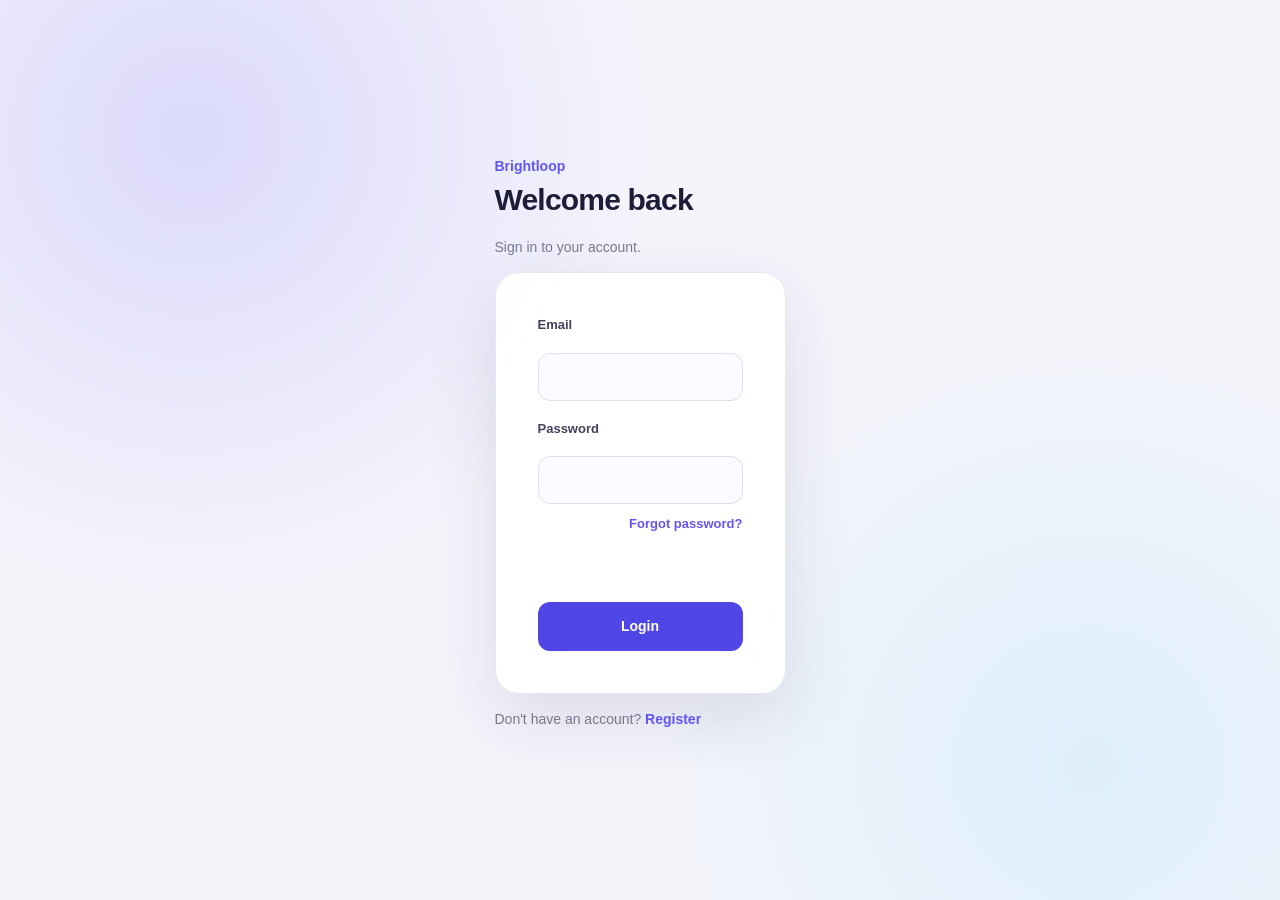
<file: index.html>
<!doctype html>
<html lang="en">
  <head>
    <meta charset="UTF-8" />
    <meta name="viewport" content="width=device-width, initial-scale=1.0" />
    <title>Brightloop | Subscription Management</title>
    <link rel="stylesheet" href="styles.css" />
  </head>

  <body>
    <aside class="sidebar">
      <h2>Brightloop</h2>
      <p class="subtitle">Subscription Manager</p>

      <nav id="mainNav">
        <a href="#" data-page="dashboardPage" data-roles="admin,staff"
          >Dashboard</a
        >
        <a href="#" data-page="productsPage" data-roles="admin,staff"
          >Products &amp; Plans</a
        >
        <a href="#" data-page="templatesPage" data-roles="admin,staff"
          >Quotation Templates</a
        >
        <a
          href="#"
          data-page="subscriptionsPage"
          data-roles="admin,staff,customer"
          >Subscriptions</a
        >
        <a href="#" data-page="invoicesPage" data-roles="admin,staff,customer"
          >Invoices</a
        >
        <a href="#" data-page="paymentsPage" data-roles="admin,staff"
          >Payments</a
        >
        <a href="#" data-page="discountsPage" data-roles="admin,staff"
          >Discounts</a
        >
        <a href="#" data-page="staffPage" data-roles="admin">Team</a>
      </nav>

      <p class="subtitle" id="userInfo"></p>
      <button id="logoutBtn" type="button">Log out</button>
    </aside>

    <main class="main">
      <header>
        <div>
          <h1 id="pageTitle">Dashboard</h1>
          <p id="pageDescription">
            Welcome back! Here's your business overview.
          </p>
        </div>
        <button id="runBillingBtn" type="button" data-roles="admin,staff">
          Run Billing Day
        </button>
      </header>

      <!-- ================= DASHBOARD ================= -->
      <section id="dashboardPage" hidden>
        <div class="panel">
          <h2>Filter</h2>
          <form id="dashFilterForm">
            <label>From <input id="dashFrom" type="date" /></label>
            <label>To <input id="dashTo" type="date" /></label>
            <button type="submit">Apply</button>
          </form>
        </div>

        <section class="cards">
          <div class="card">
            <p>Active Subscriptions</p>
            <h2 id="activeCount">0</h2>
          </div>
          <div class="card">
            <p>Monthly Recurring Revenue</p>
            <h2 id="revenue">₹0</h2>
          </div>
          <div class="card">
            <p>Revenue Received</p>
            <h2 id="paymentsReceived">₹0</h2>
          </div>
          <div class="card">
            <p>Still Owed</p>
            <h2 id="outstandingAmount">₹0</h2>
          </div>
          <div class="card">
            <p>Overdue Invoices</p>
            <h2 id="overdueCount">0</h2>
          </div>
        </section>

        <section class="panel">
          <h2>Summary</h2>
          <p>
            <strong>Subscriptions:</strong> <span id="subStatusSummary"></span>
          </p>
          <p><strong>Invoices:</strong> <span id="invStatusSummary"></span></p>
        </section>

        <section class="panel">
          <h2>Overdue Invoices</h2>
          <table>
            <thead>
              <tr>
                <th>Invoice</th>
                <th>Customer</th>
                <th>Due Date</th>
                <th>Outstanding</th>
              </tr>
            </thead>
            <tbody id="overdueTable"></tbody>
          </table>
        </section>

        <section class="panel">
          <h2>Recent Subscriptions</h2>
          <table>
            <thead>
              <tr>
                <th>Customer</th>
                <th>Plan</th>
                <th>Number</th>
                <th>Status</th>
              </tr>
            </thead>
            <tbody id="subscriptionTable"></tbody>
          </table>
        </section>
      </section>

      <!-- ================= PRODUCTS & PLANS ================= -->
      <section id="productsPage" hidden>
        <div class="panel" data-roles="admin">
          <h2>Add Tax</h2>
          <form id="taxForm">
            <input
              id="taxName"
              type="text"
              placeholder="Tax name (e.g. GST 18%)"
              required
            />
            <input
              id="taxRate"
              type="number"
              placeholder="Rate %"
              min="0"
              step="0.01"
              required
            />
            <button type="submit">Add Tax</button>
          </form>
        </div>

        <div class="panel" data-roles="admin">
          <h2>Add New Product</h2>
          <form id="productForm">
            <input
              id="productName"
              type="text"
              placeholder="Product name"
              required
            />
            <select id="productType" required>
              <option value="">Select product type</option>
              <option value="Software">Software</option>
              <option value="Add-on">Add-on</option>
              <option value="Service">Service</option>
            </select>
            <input
              id="productPrice"
              type="number"
              placeholder="Sales price"
              min="0"
              step="0.01"
              required
            />
            <input
              id="productCost"
              type="number"
              placeholder="Cost price"
              min="0"
              step="0.01"
              required
            />
            <select id="productTax"></select>
            <input id="productNotes" type="text" placeholder="Notes" />
            <button type="submit">Add Product</button>
          </form>
        </div>

        <div class="panel" data-roles="admin">
          <h2>Add Product Variant</h2>
          <form id="variantForm">
            <select id="variantProduct" required></select>
            <input
              id="variantName"
              type="text"
              placeholder="Variant (e.g. Brand: Odoo)"
              required
            />
            <input
              id="variantExtra"
              type="number"
              placeholder="Extra price (e.g. 560)"
              step="0.01"
              required
            />
            <button type="submit">Add Variant</button>
          </form>
        </div>

        <div class="panel">
          <h2>Products</h2>
          <table>
            <thead>
              <tr>
                <th>Product</th>
                <th>Type</th>
                <th>Sales Price</th>
                <th>Cost</th>
                <th>Tax</th>
                <th>Variants</th>
              </tr>
            </thead>
            <tbody id="productTable"></tbody>
          </table>
        </div>

        <div class="panel" data-roles="admin">
          <h2>Add Plan</h2>
          <form id="planForm">
            <input id="planName" type="text" placeholder="Plan name" required />
            <select id="planPeriod" required>
              <option value="daily">Daily</option>
              <option value="weekly">Weekly</option>
              <option value="monthly" selected>Monthly</option>
              <option value="yearly">Yearly</option>
            </select>
            <input
              id="planPrice"
              type="number"
              placeholder="Price"
              min="0"
              step="0.01"
              required
            />
            <input
              id="planMinQty"
              type="number"
              placeholder="Minimum quantity"
              min="1"
              value="1"
            />
            <label>Available from <input id="planStart" type="date" /></label>
            <label>Available until <input id="planEnd" type="date" /></label>
            <label
              ><input id="planAutoClose" type="checkbox" /> Close automatically
              at end date</label
            >
            <label
              ><input id="planAllowPause" type="checkbox" checked /> Allow pause
              / renew / early close</label
            >
            <button type="submit">Add Plan</button>
          </form>
        </div>

        <div class="panel">
          <h2>Plans</h2>
          <table>
            <thead>
              <tr>
                <th>Plan</th>
                <th>Billing</th>
                <th>Price</th>
                <th>Min Qty</th>
                <th>Available</th>
                <th>Status</th>
                <th>Actions</th>
              </tr>
            </thead>
            <tbody id="planTable"></tbody>
          </table>
        </div>
      </section>

      <!-- ================= QUOTATION TEMPLATES ================= -->
      <section id="templatesPage" hidden>
        <div class="panel">
          <h2>Create Quotation Template</h2>
          <form id="templateForm">
            <input
              id="tplName"
              type="text"
              placeholder="Template name"
              required
            />
            <select id="tplPlan" required></select>
            <label
              >Valid for (days)
              <input id="tplValidity" type="number" min="1" value="30" required
            /></label>

            <h3>Product lines</h3>
            <select id="tplProduct"></select>
            <select id="tplVariant"></select>
            <input id="tplQty" type="number" min="1" value="1" />
            <button type="button" id="tplAddLineBtn">Add line</button>
            <ul id="tplPendingLines"></ul>

            <button type="submit">Save Template</button>
          </form>
        </div>

        <div class="panel">
          <h2>Templates</h2>
          <table>
            <thead>
              <tr>
                <th>Name</th>
                <th>Plan</th>
                <th>Valid for</th>
                <th>Lines</th>
              </tr>
            </thead>
            <tbody id="templateTable"></tbody>
          </table>
        </div>
      </section>

      <!-- ================= SUBSCRIPTIONS ================= -->
      <section id="subscriptionsPage" hidden>
        <div class="panel" data-roles="admin,staff">
          <h2>Add Subscription</h2>
          <form id="subscriptionForm">
            <select id="subCustomer" required></select>
            <select id="subTemplate"></select>
            <select id="subPlan"></select>
            <label>Start <input id="subStart" type="date" required /></label>
            <label>Expiry <input id="subExpiry" type="date" required /></label>
            <input
              id="subTerms"
              type="text"
              placeholder="Payment terms"
              value="Net 15"
              required
            />

            <h3>Product lines</h3>
            <select id="lineProduct"></select>
            <select id="lineVariant"></select>
            <input id="lineQty" type="number" min="1" value="1" />
            <button type="button" id="addLineBtn">Add line</button>
            <ul id="pendingLines"></ul>
            <p>
              <small
                >If you pick a template and add no lines, the template's lines
                are used.</small
              >
            </p>

            <button type="submit">Create Subscription</button>
          </form>
        </div>

        <div class="panel">
          <h2>Subscriptions</h2>
          <input
            id="subSearch"
            type="text"
            placeholder="Search number or email"
          />
          <select id="subStatusFilter">
            <option value="">All statuses</option>
            <option>Draft</option>
            <option>Quotation</option>
            <option>Confirmed</option>
            <option>Active</option>
            <option>Closed</option>
          </select>
          <table>
            <thead>
              <tr>
                <th>Number</th>
                <th>Customer</th>
                <th>Plan</th>
                <th>Start → Expiry</th>
                <th>Status</th>
                <th>Actions</th>
              </tr>
            </thead>
            <tbody id="allSubscriptionsTable"></tbody>
          </table>
        </div>
      </section>

      <!-- ================= INVOICES ================= -->
      <section id="invoicesPage" hidden>
        <div class="panel">
          <h2>Invoices</h2>
          <input
            id="invSearch"
            type="text"
            placeholder="Search invoice or email"
          />
          <select id="invStatusFilter">
            <option value="">All statuses</option>
            <option>Draft</option>
            <option>Confirmed</option>
            <option>Paid</option>
            <option>Cancelled</option>
          </select>
          <label
            ><input id="invOverdueOnly" type="checkbox" /> Overdue only</label
          >
          <table>
            <thead>
              <tr>
                <th>Invoice</th>
                <th>Customer</th>
                <th>Period</th>
                <th>Total</th>
                <th>Outstanding</th>
                <th>Due Date</th>
                <th>Status</th>
                <th>Actions</th>
              </tr>
            </thead>
            <tbody id="invoiceTable"></tbody>
          </table>
        </div>
      </section>

      <!-- ================= PAYMENTS ================= -->
      <section id="paymentsPage" hidden>
        <div class="panel">
          <h2>Payments</h2>
          <label>From <input id="payFrom" type="date" /></label>
          <label>To <input id="payTo" type="date" /></label>
          <table>
            <thead>
              <tr>
                <th>Payment ID</th>
                <th>Invoice</th>
                <th>Customer</th>
                <th>Amount</th>
                <th>Payment Date</th>
                <th>Method</th>
                <th>Note</th>
              </tr>
            </thead>
            <tbody id="paymentTable"></tbody>
          </table>
        </div>
      </section>

      <!-- ================= DISCOUNTS ================= -->
      <section id="discountsPage" hidden>
        <div class="panel" data-roles="admin">
          <h2>Create Discount Rule</h2>
          <form id="discountForm">
            <input
              id="discCode"
              type="text"
              placeholder="Code (e.g. SEATS10)"
              required
            />
            <select id="discType">
              <option value="percentage">Percentage</option>
              <option value="fixed">Fixed amount</option>
            </select>
            <input
              id="discValue"
              type="number"
              placeholder="Value"
              min="0"
              step="0.01"
              required
            />
            <input
              id="discMinAmount"
              type="number"
              placeholder="Minimum purchase amount"
              min="0"
              value="0"
            />
            <input
              id="discMinQty"
              type="number"
              placeholder="Minimum quantity"
              min="1"
              value="1"
            />
            <label>Start <input id="discStart" type="date" /></label>
            <label>End <input id="discEnd" type="date" /></label>
            <input
              id="discMaxUses"
              type="number"
              placeholder="Maximum uses"
              min="1"
            />
            <select id="discAppliesTo">
              <option value="subscription">Subscriptions</option>
              <option value="product">A specific product</option>
            </select>
            <select id="discProduct"></select>
            <select id="discSubscription"></select>
            <button type="submit">Create Discount</button>
          </form>
        </div>

        <div class="panel">
          <h2>Discount Rules</h2>
          <table>
            <thead>
              <tr>
                <th>Code</th>
                <th>Value</th>
                <th>Minimum</th>
                <th>Dates</th>
                <th>Used</th>
                <th>Applies to</th>
              </tr>
            </thead>
            <tbody id="discountTable"></tbody>
          </table>
        </div>
      </section>

      <!-- ================= TEAM (admin) ================= -->
      <section id="staffPage" hidden>
        <div class="panel" data-roles="admin">
          <h2>Add Staff Member</h2>
          <form id="staffForm">
            <input
              id="staffName"
              type="text"
              placeholder="Full name"
              required
            />
            <input id="staffEmail" type="email" placeholder="Email" required />
            <input
              id="staffPassword"
              type="password"
              placeholder="Temporary password"
              required
            />
            <button type="submit">Add Staff</button>
          </form>
        </div>
      </section>
    </main>

    <div id="modal" class="modal" hidden>
      <div class="modal-box">
        <button id="modalClose" type="button" class="btn-sm">✕ Close</button>
        <div id="modalBody"></div>
      </div>
    </div>
    <div id="toast"></div>

    <script src="auth.js"></script>
    <script src="app.js"></script>
  </body>
</html>
</file>
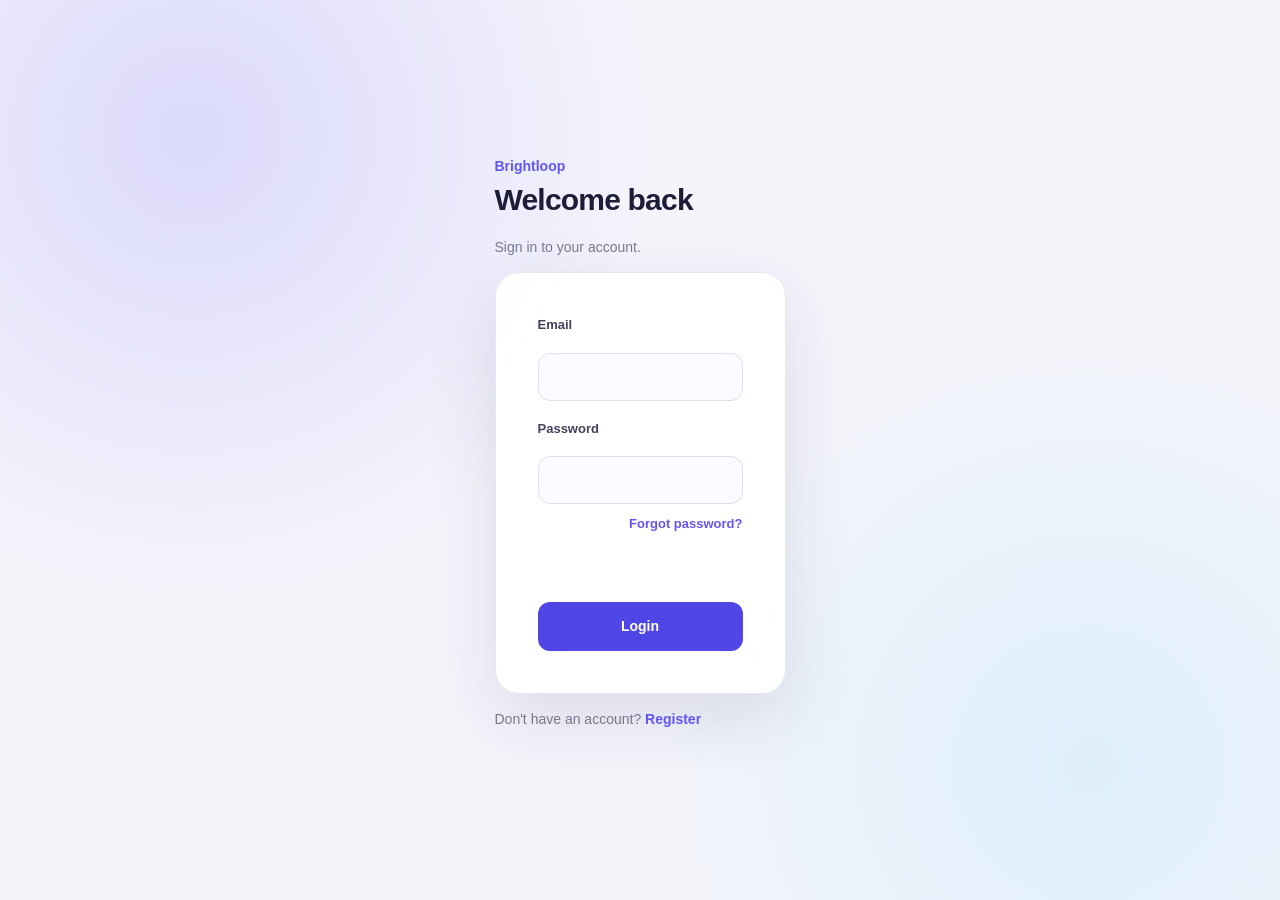
<file: login.html>
<!doctype html>
<html lang="en">
  <head>
    <meta charset="UTF-8" />
    <meta name="viewport" content="width=device-width, initial-scale=1.0" />
    <title>Login | Brightloop</title>
    <link rel="stylesheet" href="styles.css" />
  </head>
  <body class="auth-page">
    <main class="auth-card">
      <a class="brand" href="index.html">Brightloop</a>
      <h1>Welcome back</h1>
      <p>Sign in to your account.</p>

      <form id="loginForm">
        <label for="loginEmail">Email</label>
        <input
          id="loginEmail"
          name="email"
          type="email"
          autocomplete="email"
          required
        />

        <label for="loginPassword">Password</label>
        <input
          id="loginPassword"
          name="password"
          type="password"
          autocomplete="current-password"
          required
        />
        <div class="auth-forgot">
  <a href="forgot-password.html">Forgot password?</a>
</div>

        <p id="loginMessage" class="form-message" aria-live="polite"></p>
        <button class="full-button" type="submit">Login</button>
      </form>

      <p class="auth-footer">
        Don't have an account? <a href="register.html">Register</a>
      </p>
    </main>

    <script src="auth.js"></script>
  </body>
</html>
</file>
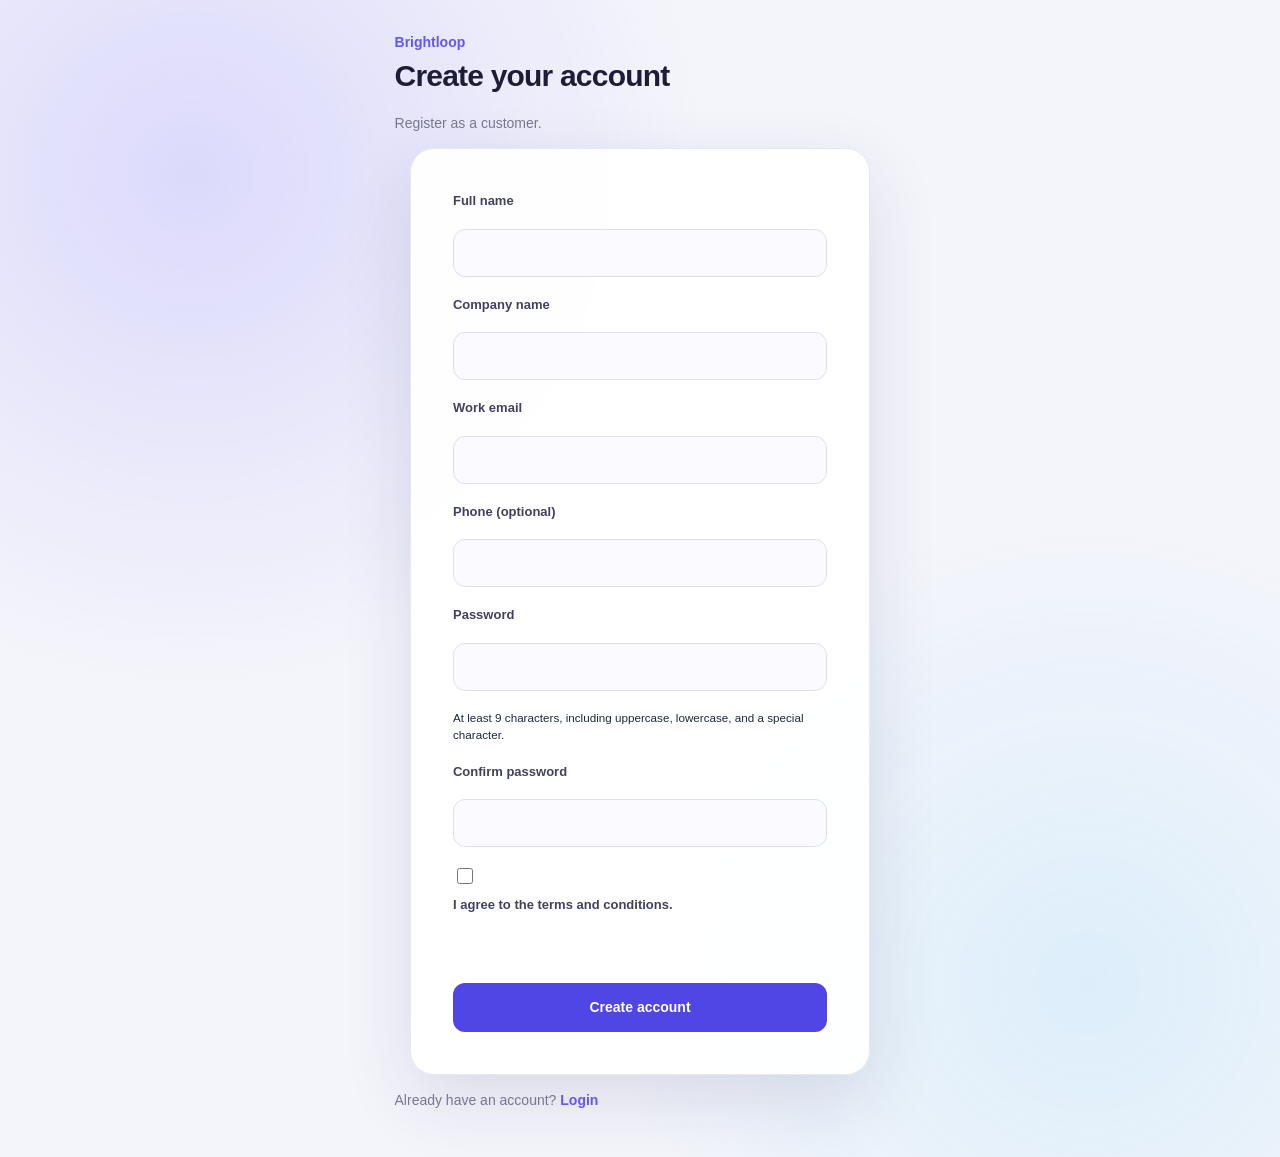
<file: register.html>
<!doctype html>
<html lang="en">
  <head>
    <meta charset="UTF-8" />
    <meta name="viewport" content="width=device-width, initial-scale=1.0" />
    <title>Register | Brightloop</title>
    <link rel="stylesheet" href="styles.css" />
  </head>
  <body class="auth-page">
    <main class="auth-card">
      <a class="brand" href="index.html">Brightloop</a>
      <h1>Create your account</h1>
      <p>Register as a customer.</p>

      <form id="registerForm">
        <label for="fullName">Full name</label>
        <input
          id="fullName"
          name="fullName"
          type="text"
          autocomplete="name"
          required
        />

        <label for="companyName">Company name</label>
        <input
          id="companyName"
          name="companyName"
          type="text"
          autocomplete="organization"
          required
        />

        <label for="registerEmail">Work email</label>
        <input
          id="registerEmail"
          name="email"
          type="email"
          autocomplete="email"
          required
        />

        <label for="phone">Phone (optional)</label>
        <input id="phone" name="phone" type="tel" autocomplete="tel" />

        <label for="registerPassword">Password</label>
        <input
          id="registerPassword"
          name="password"
          type="password"
          autocomplete="new-password"
          required
        />
        <small
          >At least 9 characters, including uppercase, lowercase, and a special
          character.</small
        >

        <label for="confirmPassword">Confirm password</label>
        <input
          id="confirmPassword"
          name="confirmPassword"
          type="password"
          autocomplete="new-password"
          required
        />

        <label class="checkbox-label">
          <input id="terms" name="terms" type="checkbox" required />
          I agree to the terms and conditions.
        </label>

        <p id="registerMessage" class="form-message" aria-live="polite"></p>
        <button class="full-button" type="submit">Create account</button>
      </form>

      <p class="auth-footer">
        Already have an account? <a href="login.html">Login</a>
      </p>
    </main>

    <script src="auth.js"></script>
  </body>
</html>
</file>
<file: styles.css>
/* ========================================
   BRIGHTLOOP — MODERN SAAS DASHBOARD
======================================== */

:root {
  font-family: "Inter", "Segoe UI", Arial, sans-serif;
  color: #1e293b;
  background: #f4f6fa;

  --primary: #4f46e5;
  --primary-hover: #4338ca;
  --sidebar: #111827;
  --sidebar-hover: #1f2937;
  --border: #e5e7eb;
  --muted: #64748b;
  --surface: #ffffff;
}

* {
  box-sizing: border-box;
}

body {
  margin: 0;
  background: #f4f6fa;
  font-size: 14px;
  line-height: 1.5;
}

a {
  color: var(--primary);
  text-decoration: none;
}

button,
input,
select,
textarea {
  font: inherit;
}

button {
  cursor: pointer;
}

/* ========================================
   SIDEBAR
======================================== */

.sidebar {
  position: fixed;
  top: 0;
  left: 0;
  bottom: 0;

  width: 250px;
  padding: 28px 18px;

  background: var(--sidebar);
  color: #ffffff;

  display: flex;
  flex-direction: column;

  overflow-y: auto;
  z-index: 100;
}

.sidebar h2 {
  margin: 0;
  font-size: 24px;
  font-weight: 750;
  letter-spacing: -0.5px;
}

.sidebar .subtitle {
  color: #94a3b8;
  font-size: 12px;
  margin: 4px 0 30px;
}

.sidebar nav {
  display: flex;
  flex-direction: column;
  gap: 5px;
}

.sidebar nav a {
  display: flex;
  align-items: center;

  padding: 12px 14px;
  border-radius: 8px;

  color: #cbd5e1;
  font-size: 14px;
  font-weight: 500;

  transition: 0.2s ease;
}

.sidebar nav a:hover {
  background: var(--sidebar-hover);
  color: #ffffff;
  text-decoration: none;
}

.sidebar nav a.active {
  background: var(--primary);
  color: #ffffff;
}

.sidebar #userInfo {
  margin-top: auto;
  padding: 18px 0 12px;

  color: #94a3b8;
  font-size: 12px;
  border-top: 1px solid #374151;
}

/* ========================================
   MAIN CONTENT
======================================== */

.main {
  margin-left: 250px;
  min-height: 100vh;
  padding: 32px 36px;
  min-width: 0;
}

.main > header {
  display: flex;
  justify-content: space-between;
  align-items: center;

  gap: 20px;
  margin-bottom: 30px;
}

.main > header h1 {
  margin: 0;
  font-size: 28px;
  font-weight: 700;
  letter-spacing: -0.7px;
  color: #111827;
}

.main > header p {
  margin: 7px 0 0;
  color: var(--muted);
  font-size: 14px;
}

/* ========================================
   BUTTONS
======================================== */

button,
.button-link {
  border: 0;
  border-radius: 8px;

  padding: 11px 17px;

  background: var(--primary);
  color: #ffffff;

  font-weight: 600;
  font-size: 13px;

  transition: 0.2s ease;
}

button:hover,
.button-link:hover {
  background: var(--primary-hover);
  text-decoration: none;
}

button:focus-visible,
a:focus-visible,
input:focus-visible,
select:focus-visible {
  outline: 3px solid #c7d2fe;
  outline-offset: 2px;
}

#logoutBtn {
  width: 100%;
  background: #1f2937;
  color: #e5e7eb;
  border: 1px solid #374151;
}

#logoutBtn:hover {
  background: #374151;
}

.btn-sm {
  padding: 6px 10px;
  font-size: 12px;
  margin: 2px;
  white-space: nowrap;
}

#runBillingBtn {
  padding: 12px 20px;
}

/* ========================================
   DASHBOARD CARDS
======================================== */

.cards {
  display: grid;
  grid-template-columns: repeat(4, minmax(0, 1fr));
  gap: 20px;
  margin-bottom: 26px;
}

.card {
  background: var(--surface);
  border: 1px solid var(--border);
  border-radius: 14px;

  padding: 24px;

  box-shadow: 0 2px 8px rgba(15, 23, 42, 0.03);
  transition: transform 0.2s ease, box-shadow 0.2s ease;
}

.card:hover {
  transform: translateY(-2px);
  box-shadow: 0 8px 20px rgba(15, 23, 42, 0.06);
}

.card p {
  margin: 0 0 14px;
  color: var(--muted);
  font-size: 13px;
  font-weight: 500;
}

.card h2 {
  margin: 0;
  color: #111827;
  font-size: 27px;
  font-weight: 750;
  letter-spacing: -0.5px;
}

/* ========================================
   PANELS
======================================== */

.panel {
  background: var(--surface);
  border: 1px solid var(--border);
  border-radius: 14px;

  padding: 26px;
  margin-bottom: 24px;

  box-shadow: 0 2px 8px rgba(15, 23, 42, 0.025);
}

.panel h2 {
  margin: 0 0 22px;
  color: #111827;
  font-size: 17px;
  font-weight: 700;
}

.panel h3 {
  margin: 22px 0 12px;
  font-size: 15px;
}

/* ========================================
   FORMS
======================================== */

form {
  display: flex;
  flex-wrap: wrap;
  align-items: flex-end;
  gap: 16px;
}

form > label {
  display: flex;
  flex-direction: column;
  gap: 7px;

  color: #475569;
  font-size: 13px;
  font-weight: 600;
}

input:not([type="checkbox"]),
select,
textarea {
  min-width: 0;
  min-height: 43px;

  padding: 11px 13px;

  background: #ffffff;
  color: #1e293b;

  border: 1px solid #dbe1ea;
  border-radius: 8px;

  font-size: 13px;
  transition: border-color 0.2s ease, box-shadow 0.2s ease;
}

input::placeholder {
  color: #94a3b8;
}

input:focus,
select:focus,
textarea:focus {
  outline: none;
  border-color: var(--primary);
  box-shadow: 0 0 0 3px rgba(79, 70, 229, 0.1);
}

input[type="checkbox"] {
  width: 16px;
  height: 16px;
  accent-color: var(--primary);
  cursor: pointer;
}

form > input:not([type="checkbox"]),
form > select {
  flex: 1 1 200px;
}

form > button {
  min-height: 43px;
}

/* Dashboard date filter */

#dashFilterForm {
  align-items: flex-end;
}

#dashFilterForm label {
  display: flex;
  flex-direction: column;
  gap: 7px;
}

/* ========================================
   TABLES
======================================== */

.table-wrap {
  overflow-x: auto;
}

table {
  width: 100%;
  border-collapse: collapse;
  text-align: left;
  font-size: 13px;
}

thead {
  background: #f8fafc;
}

th {
  padding: 15px 14px;

  color: #64748b;
  font-size: 11px;
  font-weight: 700;
  text-transform: uppercase;
  letter-spacing: 0.5px;

  border-bottom: 1px solid var(--border);
}

td {
  padding: 16px 14px;
  color: #334155;
  border-bottom: 1px solid #edf0f5;
}

tbody tr {
  transition: background 0.15s ease;
}

tbody tr:hover {
  background: #f8fafc;
}

tbody tr:last-child td {
  border-bottom: 0;
}

td button {
  margin: 2px;
}

/* ========================================
   STATUS BADGES
======================================== */

.badge,
.status {
  display: inline-block;

  padding: 5px 10px;
  border-radius: 20px;

  font-size: 11px;
  font-weight: 650;
  white-space: nowrap;
}

.badge-active,
.badge-paid,
.badge-confirmed,
.active-status {
  background: #dcfce7;
  color: #166534;
}

.badge-draft,
.badge-quotation,
.badge-paused,
.pending-status {
  background: #fef3c7;
  color: #92400e;
}

.badge-closed,
.badge-cancelled {
  background: #f1f5f9;
  color: #475569;
}

.badge-overdue {
  background: #fee2e2;
  color: #b91c1c;
}

/* ========================================
   PRODUCT LINES
======================================== */

#pendingLines,
#tplPendingLines {
  width: 100%;
  margin: 14px 0;
  padding: 0;
  list-style: none;
}

#pendingLines li,
#tplPendingLines li {
  display: flex;
  justify-content: space-between;
  align-items: center;
  gap: 12px;

  padding: 12px 14px;
  margin-bottom: 8px;

  background: #f8fafc;
  border: 1px solid var(--border);
  border-radius: 8px;
}

/* ========================================
   MODAL
======================================== */

.modal {
  position: fixed;
  inset: 0;

  display: flex;
  align-items: center;
  justify-content: center;

  padding: 20px;

  background: rgba(15, 23, 42, 0.55);
  backdrop-filter: blur(4px);

  z-index: 200;
}

.modal[hidden] {
  display: none;
}

.modal-box {
  width: 100%;
  max-width: 850px;
  max-height: 90vh;

  overflow-y: auto;

  padding: 30px;

  background: #ffffff;
  border-radius: 16px;

  box-shadow: 0 20px 60px rgba(15, 23, 42, 0.2);
}

#modalClose {
  float: right;
  background: #f1f5f9;
  color: #334155;
}

#modalClose:hover {
  background: #e2e8f0;
}

/* ========================================
   TOAST
======================================== */

#toast {
  position: fixed;
  bottom: 24px;
  right: 24px;

  max-width: 360px;
  padding: 14px 20px;

  background: #15803d;
  color: #ffffff;

  border-radius: 10px;
  box-shadow: 0 8px 24px rgba(15, 23, 42, 0.15);

  display: none;
  z-index: 300;
}

#toast.show {
  display: block;
}

#toast.error {
  background: #b91c1c;
}

/* ========================================
   RESPONSIVE DESIGN
======================================== */

@media (max-width: 1200px) {
  .cards {
    grid-template-columns: repeat(2, minmax(0, 1fr));
  }

  .main {
    padding: 26px;
  }
}

@media (max-width: 850px) {
  .sidebar {
    position: relative;
    width: 100%;
    height: auto;
    padding: 20px;
  }

  .sidebar nav {
    flex-direction: row;
    flex-wrap: wrap;
  }

  .sidebar nav a {
    padding: 9px 12px;
  }

  .sidebar #userInfo {
    margin-top: 20px;
  }

  .main {
    margin-left: 0;
    padding: 24px 20px;
  }
}

@media (max-width: 600px) {
  .main {
    padding: 18px 14px;
  }

  .main > header {
    flex-direction: column;
    align-items: flex-start;
  }

  .main > header h1 {
    font-size: 23px;
  }

  .cards {
    grid-template-columns: 1fr;
    gap: 14px;
  }

  .panel {
    padding: 18px;
  }

  form {
    flex-direction: column;
    align-items: stretch;
  }

  form > input:not([type="checkbox"]),
  form > select {
    width: 100%;
    flex: auto;
  }

  .modal-box {
    padding: 20px;
  }

  .sidebar nav {
    flex-direction: column;
  }
}

/* Preserve existing hidden behavior */

[hidden] {
  display: none !important;
}
/* ========================================
   LOGIN / REGISTER PAGES
   Keeps auth forms separate from dashboard form layout.
======================================== */

body.auth-page {
  min-height: 100vh;
  margin: 0;
  padding: 32px 18px;
  display: grid;
  place-items: center;
  background:
    radial-gradient(circle at 15% 15%, rgba(109, 93, 252, 0.18), transparent 35%),
    radial-gradient(circle at 85% 85%, rgba(56, 189, 248, 0.12), transparent 32%),
    #f4f5fb;
}

.auth-page .auth-shell {
  width: min(100%, 460px);
}

/* Login/register card */
.auth-page form {
  display: flex;
  flex-direction: column;
  align-items: stretch;
  gap: 18px;
  width: min(100%, 460px);
  margin: 0 auto;
  padding: 42px;
  border: 1px solid #e7e7f3;
  border-radius: 24px;
  background: rgba(255, 255, 255, 0.97);
  box-shadow: 0 24px 70px rgba(37, 35, 83, 0.12);
}

.auth-page form > label {
  display: flex;
  flex-direction: column;
  gap: 8px;
  color: #42415e;
  font-size: 13px;
  font-weight: 650;
}

/* Important: reset the dashboard's flex sizing so fields don't become tall */
.auth-page form > input:not([type="checkbox"]),
.auth-page form > select,
.auth-page input[type="email"],
.auth-page input[type="password"],
.auth-page input[type="text"] {
  display: block;
  width: 100%;
  height: 48px;
  min-height: 48px;
  flex: 0 0 48px;
  box-sizing: border-box;
  padding: 12px 14px;
  border: 1px solid #dedfed;
  border-radius: 12px;
  background: #fbfbff;
  color: #24243a;
  font-size: 14px;
}

.auth-page textarea {
  width: 100%;
  min-height: 110px;
  flex: 0 0 auto;
  box-sizing: border-box;
}

.auth-page form button {
  width: 100%;
  min-height: 49px;
  flex: 0 0 auto;
  margin-top: 4px;
  border-radius: 12px;
  font-size: 14px;
}

.auth-page h1,
.auth-page h2 {
  margin-top: 0;
  color: #1e1d38;
  font-weight: 800;
  letter-spacing: -0.8px;
}

.auth-page h1 {
  margin-bottom: 8px;
  font-size: 30px;
}

.auth-page p {
  color: #77778f;
  line-height: 1.6;
}

.auth-page a {
  color: #6555f4;
  font-weight: 650;
}

@media (max-width: 520px) {
  body.auth-page {
    padding: 20px 14px;
  }

  .auth-page form {
    padding: 28px 22px;
    border-radius: 20px;
  }
}
.auth-forgot {
  display: flex;
  justify-content: flex-end;
  margin-top: -8px;
  font-size: 13px;
}

.auth-forgot a {
  color: #6555f4;
  font-weight: 600;
  text-decoration: none;
}

.auth-forgot a:hover {
  text-decoration: underline;
}
</file>
